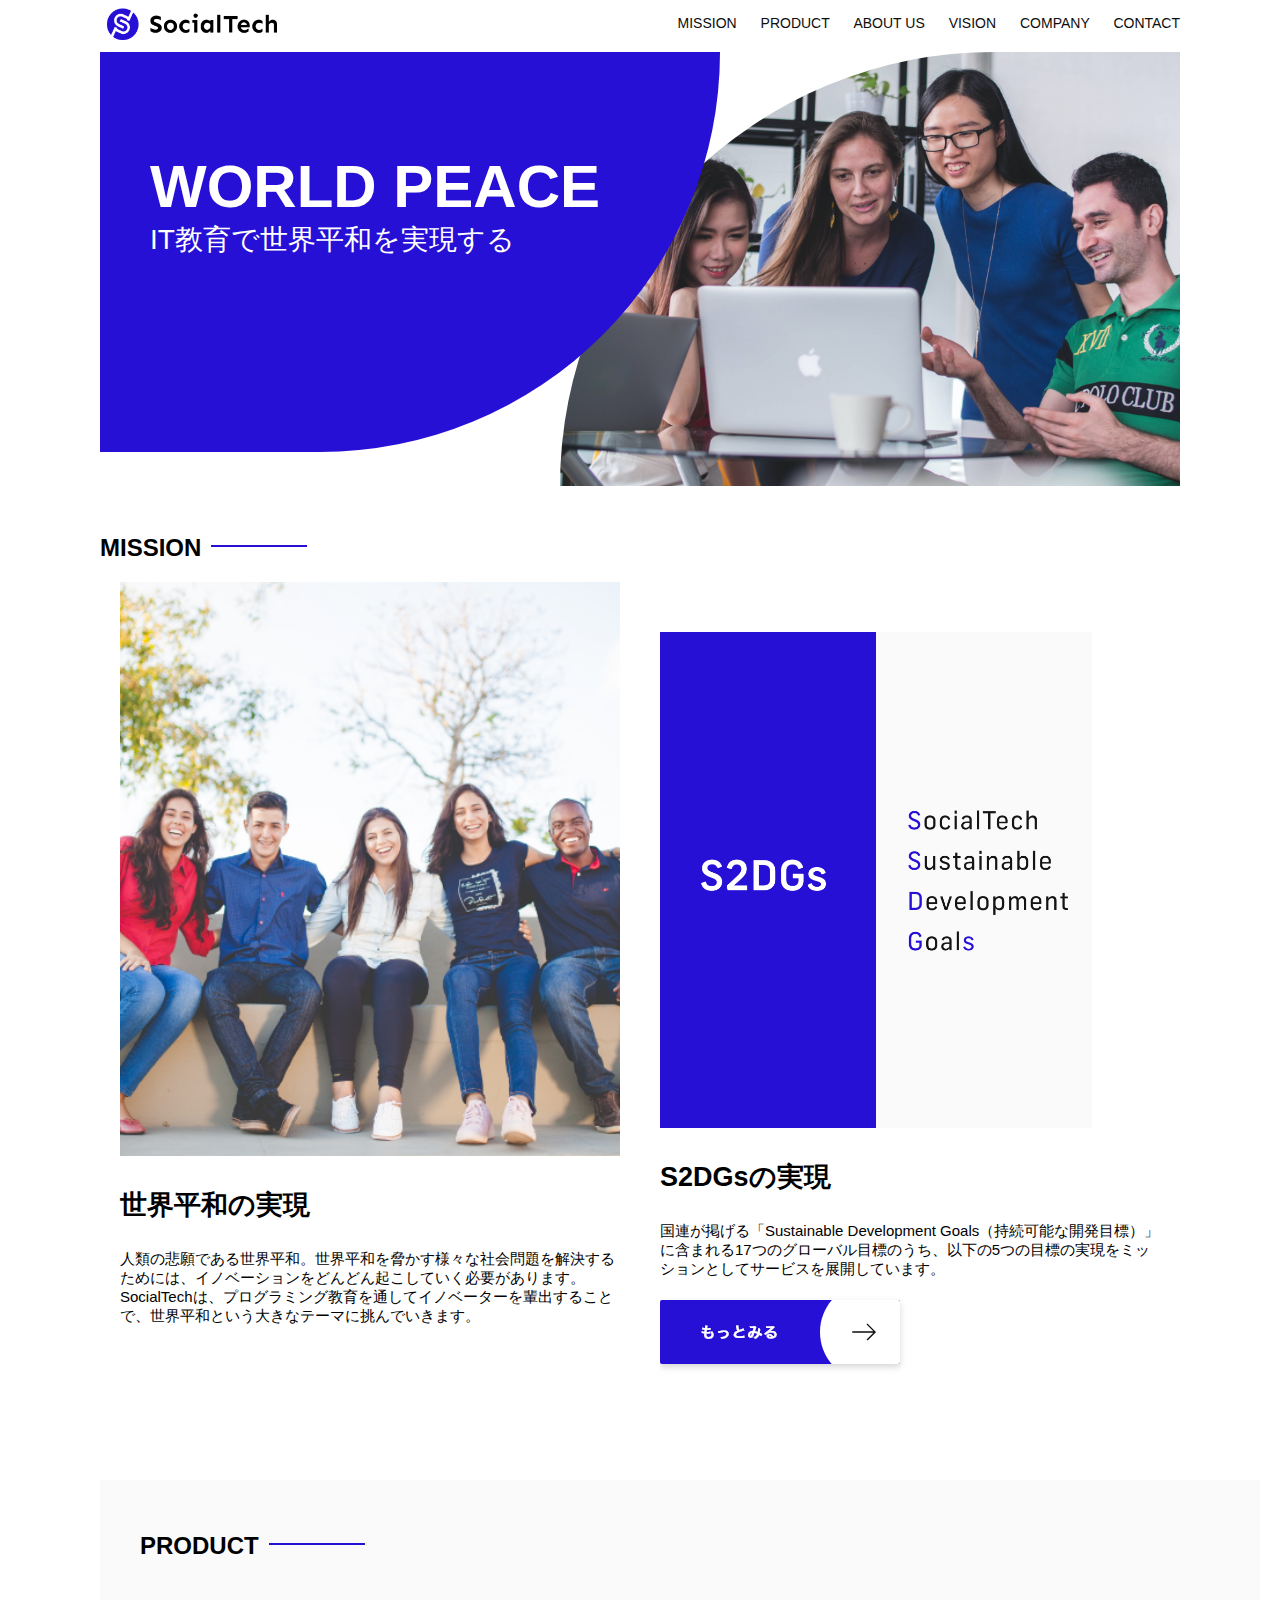
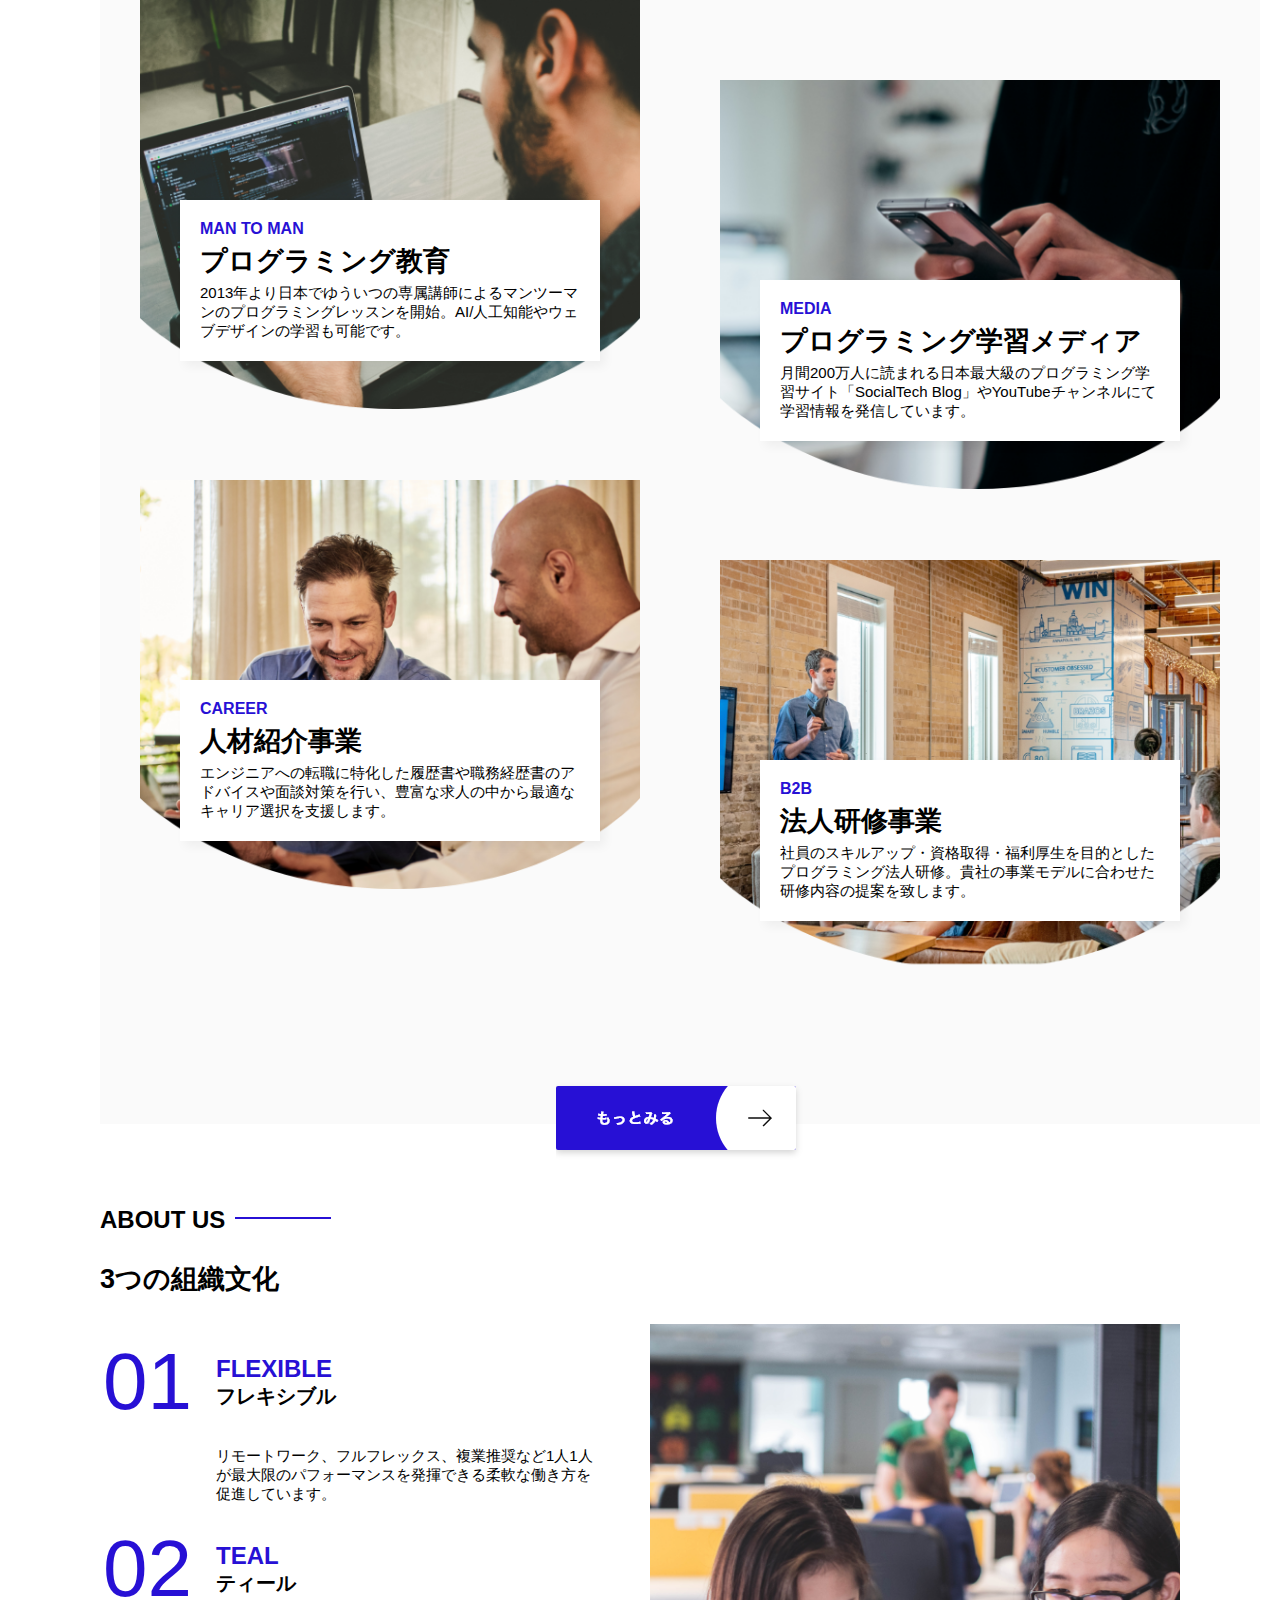
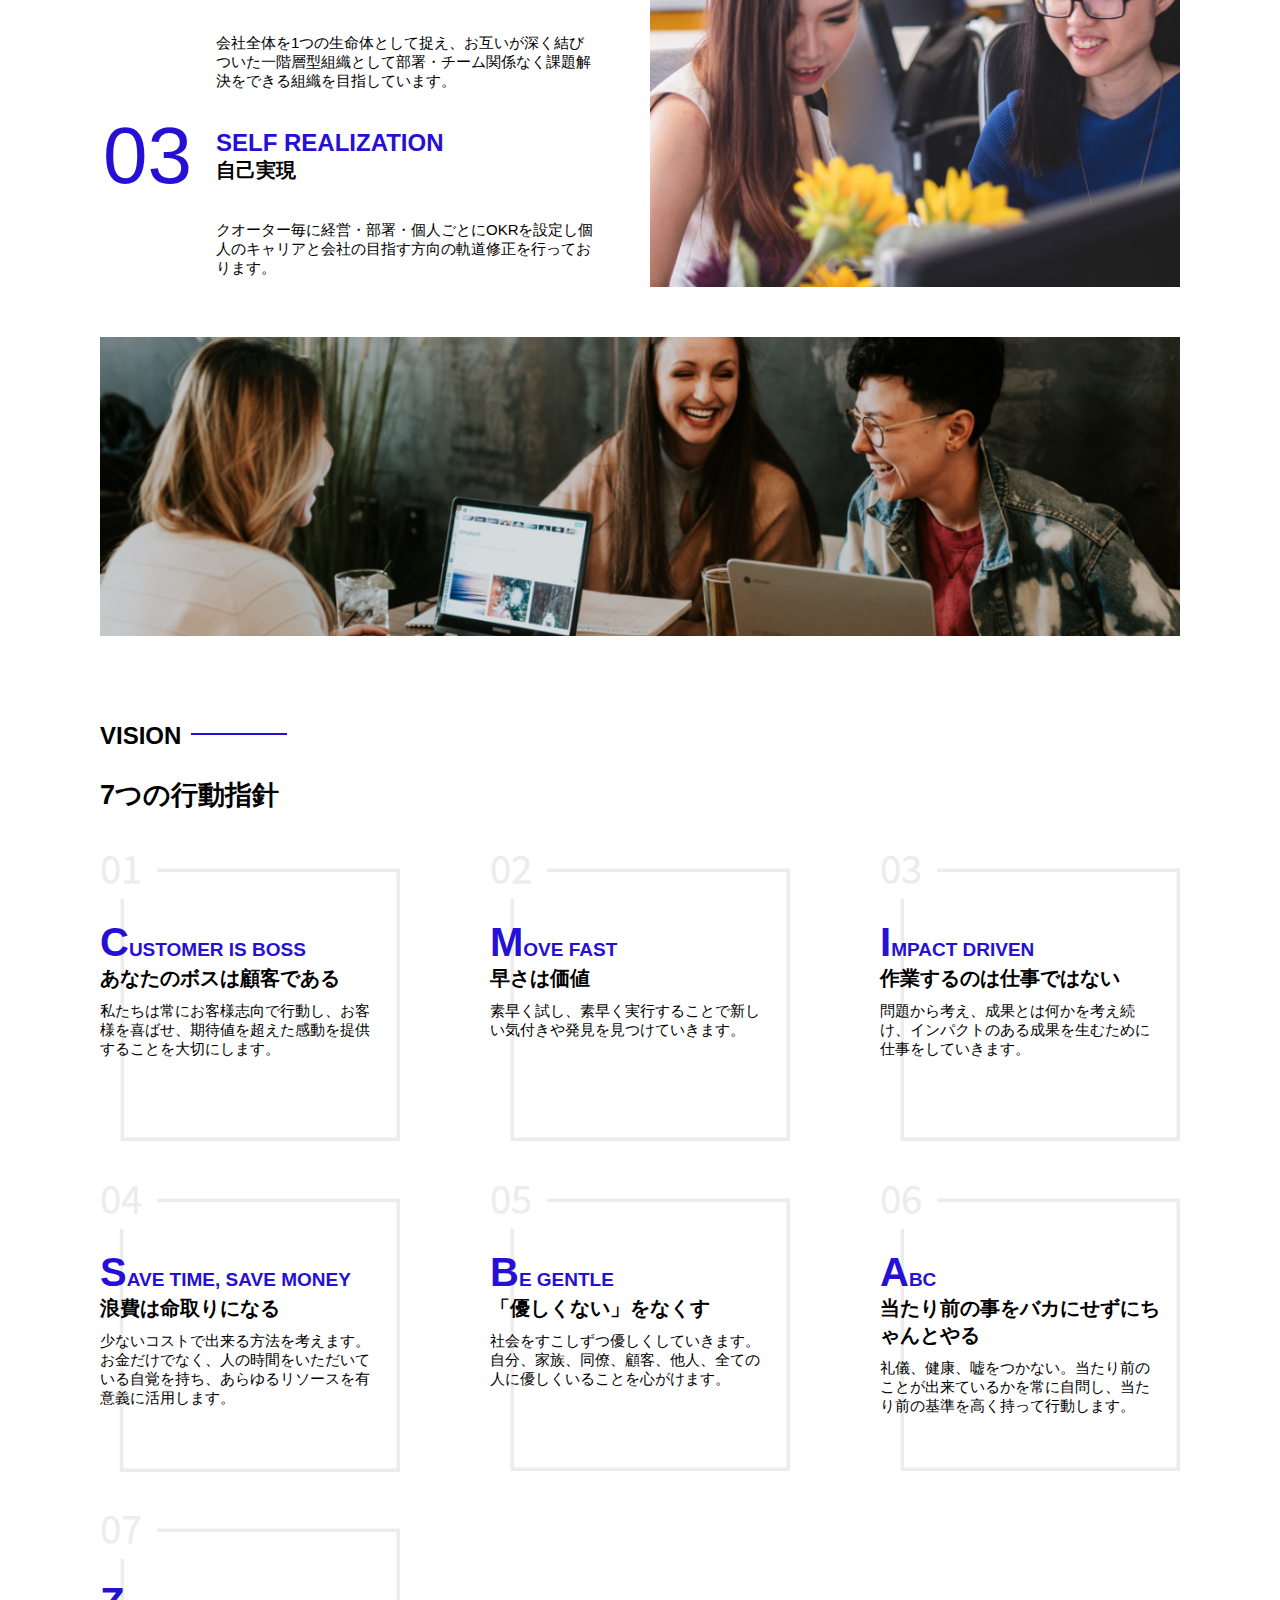
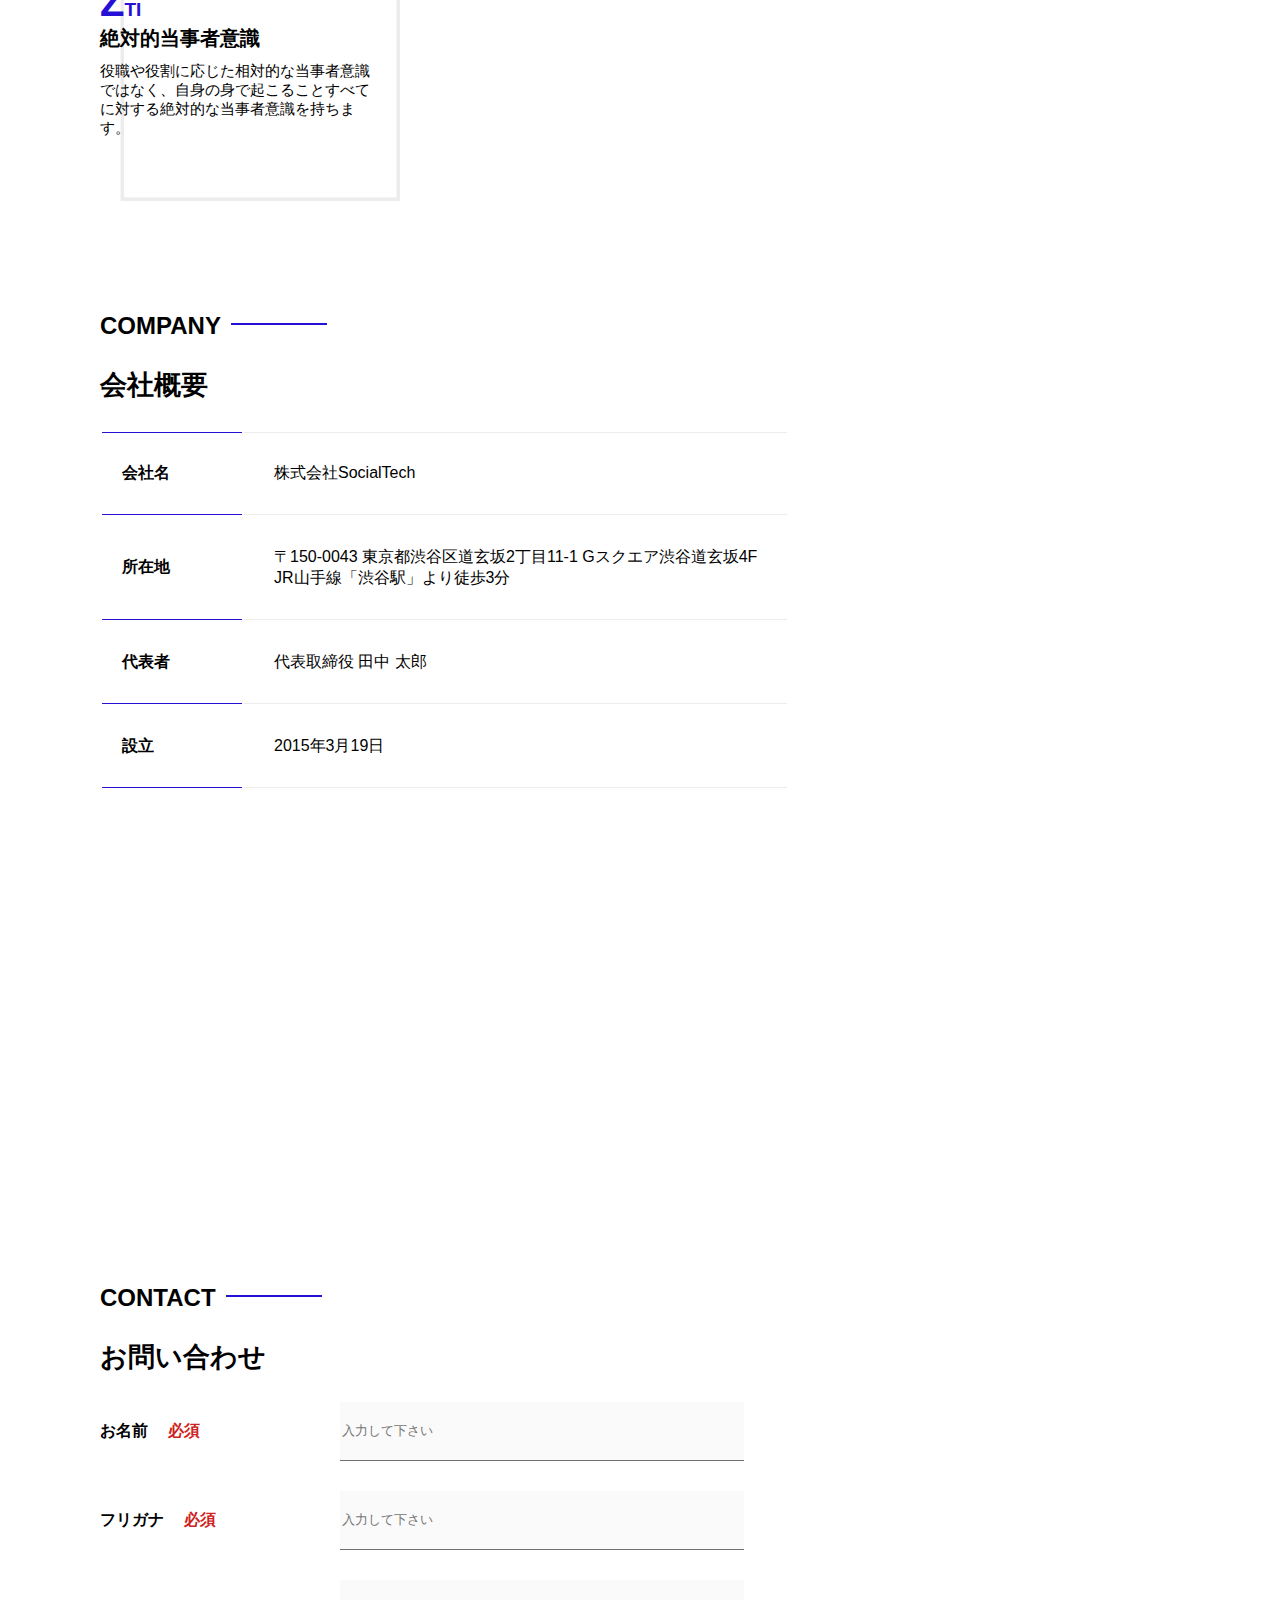
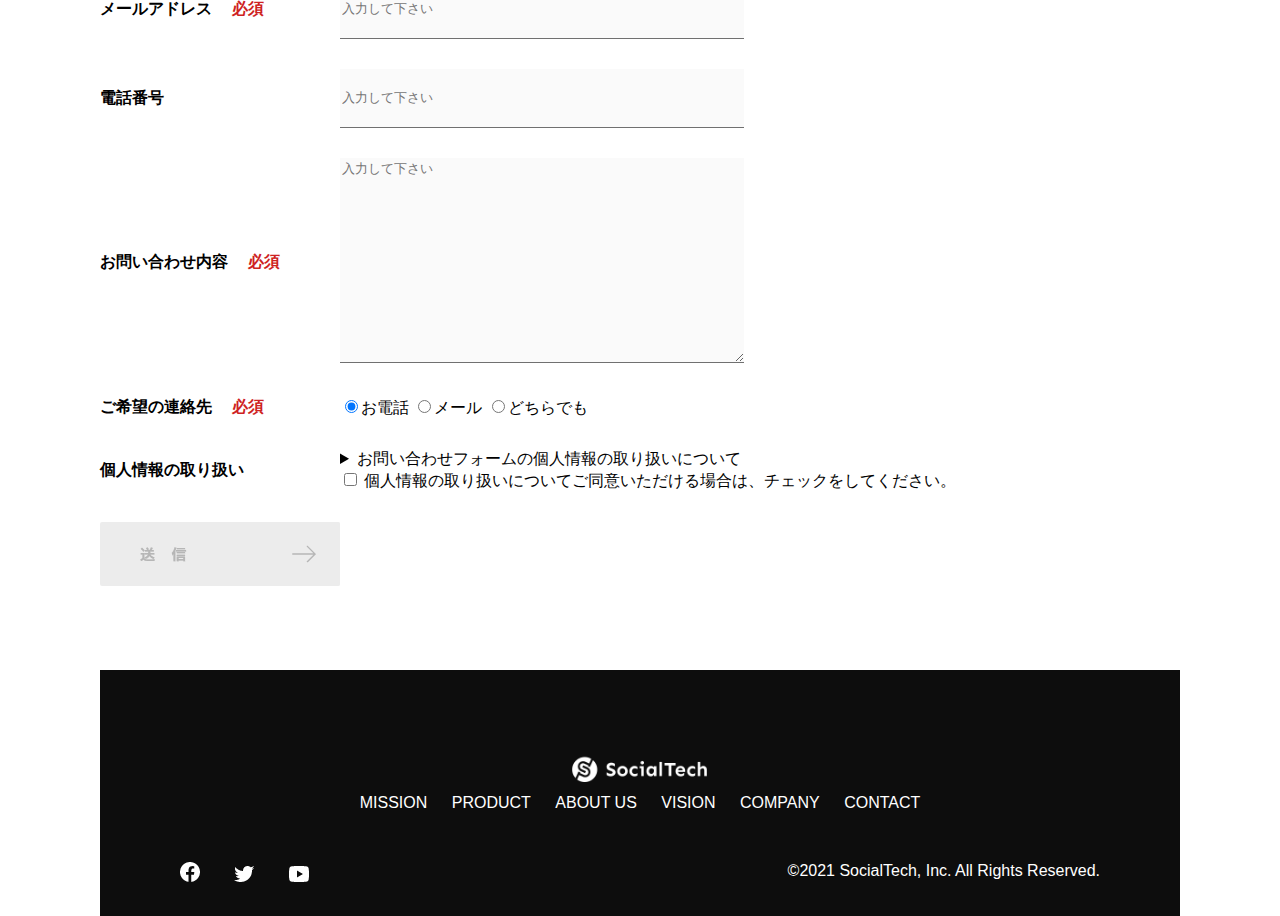
<file: index.html>
<!DOCTYPE html>
<html>
<head>
  <title>SocialTech</title>
  <meta charset="utf-8">
  <meta name="description" content="SocialTechはEdTech業界のリーディングカンパニーを目指します。">
  <meta name="viewport" content="width=device-width, initial-scale=1.0">
  <link rel="stylesheet" href="style.css">
</head>

<body>
  <!-- ヘッダー -->
  <header>
    <!-- ロゴ -->
    <a href="index.html" id="logo"><img src="images/logo.png" alt="トップページに戻る"></a>

    <!-- PC用ナビゲーション -->
    <nav id="nav-pc">
      <a href="mission.html">MISSION</a>
      <a href="product.html">PRODUCT</a>
      <a href="index.html#aboutus">ABOUT US</a>
      <a href="index.html#vision">VISION</a>
      <a href="index.html#company">COMPANY</a>
      <a href="index.html#contact">CONTACT</a>
    </nav>

    <!-- スマホ用メニューボタン -->
    <img id="menu-sp" src="images/button-menu.png" alt="ナビゲーションを開く" onclick="document.getElementById('nav-sp').style.display = 'block'">

    <!-- スマホ用ナビゲーション -->
    <nav id="nav-sp">
      <img id="close" src="images/button-close.png" alt="ナビゲーションを閉じる" onclick="document.getElementById('nav-sp').style.display = 'none'">
      <a id="logo-sp" href="index.html" onclick="document.getElementById('nav-sp').style.display = 'none'"><img src="images/logo-sp.png" alt="トップページに戻る"></a>
      <a class="menu" href="mission.html" onclick="document.getElementById('nav-sp').style.display='none'">MISSION</a>
      <a class="menu" href="product.html" onclick="document.getElementById('nav-sp').style.display='none'">PRODUCT</a>
      <a class="menu" href="index.html#aboutus" onclick="document.getElementById('nav-sp').style.display='none'">ABOUT US</a>
      <a class="menu" href="index.html#vision" onclick="document.getElementById('nav-sp').style.display='none'">VISION</a>
      <a class="menu" href="index.html#company" onclick="document.getElementById('nav-sp').style.display='none'">COMPANY</a>
      <a class="menu" href="index.html#contact" onclick="document.getElementById('nav-sp').style.display='none'">CONTACT</a>
      <div id="sns">
        <a href="https://www.facebook.com/sejuku2013"><img src="images/button-facebook.png" alt="Facebookのリンク"></a>
        <a href="https://twitter.com/samuraijuku"><img src="images/button-twitter.png" alt="Twitterのリンク"></a>
        <a href="https://www.youtube.com/channel/UCCFOQO5aDK0xXam4cUQXT8g"><img src="images/button-youtube.png" alt="YouTubeのリンク"></a>
      </div>
    </nav>
  </header>
  <main>
    <article>
      <!-- メインビジュアル -->
      <section id="main-visual">
        <div id="main-message">
          <h1>WORLD PEACE</h1>
          <p>IT教育で世界平和を実現する</p>
        </div>
        <img src="images/index/index-main.png" alt="PCの周りに集まる多国籍の仲間たち">
      </section>
      <section id="mission">
        <h2 class="index-h2">MISSION</h2>
        <div id="mission-flex">
          <div>
            <img id="mission-photo" src="images/index/index-mission.png" alt="屋外のベンチで写真を撮影する多国籍の仲間たち">
            <h3>世界平和の実現</h3>
            <p>
              人類の悲願である世界平和。世界平和を脅かす様々な社会問題を解決するためには、イノベーションをどんどん起こしていく必要があります。SocialTechは、プログラミング教育を通してイノベーターを輩出することで、世界平和という大きなテーマに挑んでいきます。
            </p>
          </div>
          <div>
            <img id="s2dgs" src="images/index/s2dgs.png" alt="S2DGs">
            <h3>S2DGsの実現</h3>
            <p>国連が掲げる「Sustainable Development Goals（持続可能な開発目標）」に含まれる17つのグローバル目標のうち、以下の5つの目標の実現をミッションとしてサービスを展開しています。</p>
            <a href="mission.html">
              <img src="images/button-more.png" alt="もっとみる">
            </a>
          </div>
        </div>
      </section>
      <!-- プロダクト -->
      <section id="product">
        <h2 class="index-h2">PRODUCT</h2>
        <div>
          <div id="product-left">
            <div>
              <img class="product-photo" src="images/index/index-mantoman.png" alt="PCでコードを書く男性">
              <div class="product-explain">
                <span>MAN TO MAN</span>
                <h3>プログラミング教育</h3>
                <p>2013年より日本でゆういつの専属講師によるマンツーマンのプログラミングレッスンを開始。AI/人工知能やウェブデザインの学習も可能です。</p>
              </div>
            </div>
            <div>
              <img class="product-photo" src="images/index/index-career.png" alt="英語で話し合う2人の男性">
              <div class="product-explain">
                <span>CAREER</span>
                <h3>人材紹介事業</h3>
                <p>エンジニアへの転職に特化した履歴書や職務経歴書のアドバイスや面談対策を行い、豊富な求人の中から最適なキャリア選択を支援します。</p>
              </div>
            </div>
          </div>
          <div id="product-right">
            <div>
              <img class="product-photo" src="images/index/index-media.png" alt="スマートフォンを操作する人">
              <div class="product-explain">
                <span>MEDIA</span>
                <h3>プログラミング学習メディア</h3>
                <p>月間200万人に読まれる日本最大級のプログラミング学習サイト「SocialTech Blog」やYouTubeチャンネルにて学習情報を発信しています。</p>
              </div>
            </div>
            <div>
              <img class="product-photo" src="images/index/index-b2b.png" alt="講演中の男性とそれを聴く人々">
              <div class="product-explain">
                <span>B2B</span>
                <h3>法人研修事業</h3>
                <p>社員のスキルアップ・資格取得・福利厚生を目的としたプログラミング法人研修。貴社の事業モデルに合わせた研修内容の提案を致します。</p>
              </div>
            </div>
          </div>
        </div>
        <div>
          <a id="product-more" href="product.html">
            <img src="images/button-more.png" alt="もっと見る">
          </a>
        </div>
      </section>
      <!-- ABOUT US -->
      <section id="aboutus">
        <h2 class="index-h2">ABOUT US</h2>
        <h3>3つの組織文化</h3>
        <div>
          <table class="culture-table">
            <tr>
              <td>
                <span class="culture-num">01</span>
              </td>
              <td>
                <span class="culture-en">FLEXIBLE</span>
                <span class="culture-jp">フレキシブル</span>
              </td>
            </tr>
            <tr>
              <td>
                <!-- 空のセル -->
              </td>
              <td>
                <p class="culture-description">
                  リモートワーク、フルフレックス、複業推奨など1人1人が最大限のパフォーマンスを発揮できる柔軟な働き方を促進しています。
                </p>
              </td>
            </tr>
            <tr>
              <td>
                <span class="culture-num">02</span>
              </td>
              <td>
                <span class="culture-en">TEAL</span>
                <span class="culture-jp">ティール</span>
              </td>
            </tr>
            <tr>
              <td>
                <!-- 空のセル -->
              </td>
              <td>
                <p class="culture-description">
                  会社全体を1つの生命体として捉え、お互いが深く結びついた一階層型組織として部署・チーム関係なく課題解決をできる組織を目指しています。
                </p>
              </td>
            </tr>
            <tr>
              <td>
                <span class="culture-num">03</span>
              </td>
              <td>
                <span class="culture-en">SELF REALIZATION</span>
                <span class="culture-jp">自己実現</span>
              </td>
            </tr>
            <tr>
              <td>
                <!-- 空のセル -->
              </td>
              <td>
                <p class="culture-description">
                  クオーター毎に経営・部署・個人ごとにOKRを設定し個人のキャリアと会社の目指す方向の軌道修正を行っております。
                </p>
              </td>
            </tr>
          </table>
            <img class="culture-img" src="images/index/index-aboutus1.png" alt="笑顔で話し合う2人の女性">
        </div>
          <img class="culture-img2" src="images/index/index-aboutus2.png" alt="笑顔で話し合う3人の女性">
      </section>

      <!-- VISION -->
      <section id="vision">
        <h2 class="index-h2">VISION</h2>
        <h3>7つの行動指針</h3>
        <div>
          <div class="vision-box">
            <img src="images/index/vision-01.png" alt="01">
            <span>
              <h4>CUSTOMER IS BOSS</h4>
              <h5>あなたのボスは顧客である</h5>
              <p>私たちは常にお客様志向で行動し、お客様を喜ばせ、期待値を超えた感動を提供することを大切にします。</p>
            </span>
          </div>
          <div class="vision-box">
            <img src="images/index/vision-02.png" alt="02">
            <span>
              <h4>MOVE FAST</h4>
              <h5>早さは価値</h5>
              <p>素早く試し、素早く実行することで新しい気付きや発見を見つけていきます。</p>
            </span>
          </div>
          <div class="vision-box">
            <img src="images/index/vision-03.png" alt="03">
            <span>
              <h4>IMPACT DRIVEN</h4>
              <h5>作業するのは仕事ではない</h5>
              <p>問題から考え、成果とは何かを考え続け、インパクトのある成果を生むために仕事をしていきます。</p>
            </span>
          </div>
          <div class="vision-box">
            <img src="images/index/vision-04.png" alt="04">
            <span>
              <h4>SAVE TIME, SAVE MONEY</h4>
              <h5>浪費は命取りになる</h5>
              <p>少ないコストで出来る方法を考えます。お金だけでなく、人の時間をいただいている自覚を持ち、あらゆるリソースを有意義に活用します。</p>
            </span>
          </div>
          <div class="vision-box">
            <img src="images/index/vision-05.png" alt="05">
            <span>
              <h4>BE GENTLE</h4>
              <h5>「優しくない」をなくす</h5>
              <p>社会をすこしずつ優しくしていきます。自分、家族、同僚、顧客、他人、全ての人に優しくいることを心がけます。
              </p>
            </span>
          </div>
          <div class="vision-box">
            <img src="images/index/vision-06.png" alt="06">
            <span>
              <h4>ABC</h4>
              <h5>当たり前の事をバカにせずにちゃんとやる</h5>
              <p>礼儀、健康、嘘をつかない。当たり前のことが出来ているかを常に自問し、当たり前の基準を高く持って行動します。</p>
            </span>
          </div>
          <div class="vision-box">
            <img src="images/index/vision-07.png" alt="07">
            <span>
              <h4>ZTI</h4>
              <h5>絶対的当事者意識</h5>
              <p>役職や役割に応じた相対的な当事者意識ではなく、自身の身で起こることすべてに対する絶対的な当事者意識を持ちます。</p>
            </span>
          </div>
        </div>
      </section>
      <!-- COMPANY -->
      <section id="company">
        <h2 class="index-h2">COMPANY</h2>
        <h3>会社概要</h3>
        <table id="company-table">
          <tr>
            <th class="tableheader-first">会社名</th>
            <td class="cell-first">株式会社SocialTech</td>
          </tr>
          <tr>
            <th class="tableheader">所在地</th>
            <td class="cell">〒150-0043 東京都渋谷区道玄坂2丁目11-1 Gスクエア渋谷道玄坂4F<br>JR山手線「渋谷駅」より徒歩3分</td>
          </tr>
          <tr>
            <th class="tableheader">代表者</th>
            <td class="cell">代表取締役 田中 太郎</td>
          </tr>
          <tr>
            <th class="tableheader">設立</th>
            <td class="cell">2015年3月19日</th>
          </tr>
        </table>
        <iframe src="https://www.google.com/maps/embed?pb=!1m18!1m12!1m3!1d3241.7761314188906!2d139.69400201615423!3d35.657886880199946!2m3!1f0!2f0!3f0!3m2!1i1024!2i768!4f13.1!3m3!1m2!1s0x60188caa0042e8d1%3A0xba130bea826a7aa2!2z44CSMTUwLTAwNDMg5p2x5Lqs6YO95riL6LC35Yy66YGT546E5Z2C77yS5LiB55uu77yR77yR4oiS77yR!5e0!3m2!1sja!2sjp!4v1666543725465!5m2!1sja!2sjp" width="600" height="450" style="border:0;" allowfullscreen="" loading="lazy" referrerpolicy="no-referrer-when-downgrade"></iframe>
      </section>
      <!-- お問い合わせフォーム -->
      <section id="contact">
        <h2 class="index-h2">CONTACT</h2>
        <h3>お問い合わせ</h3>
        <!-- STATIC FORMSのフォームタグ -->
        <form action="https://api.staticforms.xyz/submit" method="post">
          <input type="text" name="honeypot" style="display:none">
          <!-- STATIC FORMSのアクセスキー -->
          <input type="hidden" name="accessKey" value="4a702153-908d-4066-be8b-363844e4dd47">
          <!-- メールのタイトル -->
          <input type="hidden" name="subject" value="お問い合わせフォーム">
          <!-- 送信先のメールアドレスをvalueに設定する -->
          <input type="hidden" name="replayTo" value="akiobicycle-public@memoad.jp">
          <!-- redirectToのURLは公開後のURLへリンクする -->
          <input type="hidden" name="redirectTo" value="">
          <div>
            <div class="contact-heading">
              <label class="contact-label">お名前<span class="contact-span">必須</span></label>
            </div>
            <div class="contact-form">
              <input type="text" name="name" placeholder="入力して下さい" class="contact-textbox">
            </div>
          </div>
          <div>
            <div class="contact-heading">
              <label class="contact-label">フリガナ<span class="contact-span">必須</span></label>
            </div>
            <div>
              <input type="text" name="hurigana" placeholder="入力して下さい" class="contact-textbox">
            </div>
          </div>
          <div>
            <div class="contact-heading">
              <label class="contact-label">メールアドレス<span class="contact-span">必須</span></label>
            </div>
            <div>
              <input type="text" name="email" placeholder="入力して下さい" class="contact-textbox">
            </div>
          </div>
          <div>
            <div class="contact-heading">
              <label class="contact-label">電話番号</label>
            </div>
            <div>
              <input type="text" name="tel" placeholder="入力して下さい" class="contact-textbox">
            </div>
          </div>
          <div>
            <div class="contact-heading">
              <label class="contact-label">お問い合わせ内容<span class="contact-span">必須</span></label>
            </div>
            <div>
              <textarea class="contact-textarea" placeholder="入力して下さい" name="message"></textarea>
            </div>
          </div>
          <div>
            <div class="contact-heading">
              <label class="contact-label">ご希望の連絡先<span class="contact-span">必須</span></label>
            </div>
            <div>
              <input class="radiobutton" type="radio" value="tel" name="contact" checked><label>お電話</label>
              <input class="radiobutton" type="radio" value="mail" name="contact"><label>メール</label>
              <input class="radiobutton" type="radio" value="both" name="contact"><label>どちらでも</label>
            </div>
          </div>
          <div>
            <div class="contact-heading">
              <label class="contact-label">個人情報の取り扱い</label>
            </div>
            <div>
              <details>
                <summary>お問い合わせフォームの個人情報の取り扱いについて</summary>
                <div>
                  <span>１．組織の名称又は氏名</span><br>
                  株式会社SocialTech<br><br>
                  <span>２．個人情報保護管理者（若しくはその代理人）の氏名又は職名、所属及び連絡先
                    鈴木 一郎 コーポレート部</span><br>
                  メールアドレス：support@socialtech.net<br>
                  TEL：03-xxxx-xxxx<br><br>
                  <span>３．個人情報の利用目的</span><br>
                  ・本サービス及び本サービスに関連する情報の提供又はそれらに関する連絡のため<br>
                  ・ユーザーの本人確認のため<br>
                  ・当社サービスのご案内のため<br>
                  ・当社の商品等の広告または宣伝（電子メールによるものを含むものとします。）<br><br>
                  <span>４．個人情報の取り扱い業務の委託</span><br>
                  個人情報の取扱業務の全部または一部を外部に業務委託する場合があります。<br>
                  その際、弊社は、個人情報を適切に保護できる管理体制を敷き実行していることを条件として<br>
                  委託先を厳選したうえで、機密保持契約を委託先と締結し、お客様の個人情報を厳密に管理させます。<br><br>
                  <span>５．個人情報の開示等の請求</span><br>
                  お客様は、弊社に対してご自身の個人情報の開示等（利用目的の通知、開示、内容の訂正・追加・削除、利用の停止または消去、第三者への提供の停止）に関して、当社問合わせ窓口に申し出ることができます。<br>
                  その際、弊社はお客様ご本人を確認させていただいたうえで、合理的な期間内に対応いたします。<br><br>
                  なお、個人情報に関する弊社問合わせ先は、次の通りです。<br><br>
                  株式会社SocialTech　個人情報問合せ窓口<br>
                  〒150-0043　東京都渋谷区道玄坂2丁目11-1 Ｇスクエア渋谷道玄坂 4F<br>
                  メールアドレス：support@socialtech.net　TEL：03-xxxx-xxxx<br><br>
                  <span>６．個人情報を提供されることの任意性について</span><br><br>
                  お客様がご自身の個人情報を弊社に提供されるか否かは、お客様のご判断によりますが、もしご提供されない場合には、適切なサービスが提供できない場合がありますので予めご了承ください。
                </div>
              </details>
              <input type="checkbox" name="agree">
              <span>個人情報の取り扱いについてご同意いただける場合は、チェックをしてください。</span>
            </div>
          </div>
            <input type="image" value="Submit" src="images/button-submit.png" alt="送信する">
        </form>
      </section>
    </article>
    <footer>
      <div id="footer-logo">
        <img src="images/logo-sp.png" alt="SocialTech">
      </div>
      <div id="footer-link">
          <a href="mission.html">MISSION</a>
          <a href="product.html">PRODUCT</a>
          <a href="index.html#aboutus">ABOUT US</a>
          <a href="index.html#vision">VISION</a>
          <a href="index.html#company">COMPANY</a>
          <a href="index.html#contact">CONTACT</a>
      </div>
      <div id="sns-footer">
        <a href="https://www.facebook.com/sejuku2013"><img src="images/button-facebook.png" alt="Facebookのリンク"></a>
        <a href="https://twitter.com/samuraijuku"><img src="images/button-twitter.png" alt="Twitterのリンク"></a>
        <a href="https://www.youtube.com/channel/UCCFOQO5aDK0xXam4cUQXT8g"><img src="images/button-youtube.png" alt="YouTubeのリンク"></a>
        <span id="copyright">&copy;2021 SocialTech, Inc. All Rights Reserved.</span>
      </div>
    </footer>
  </main>
</body>
</html>
</file>
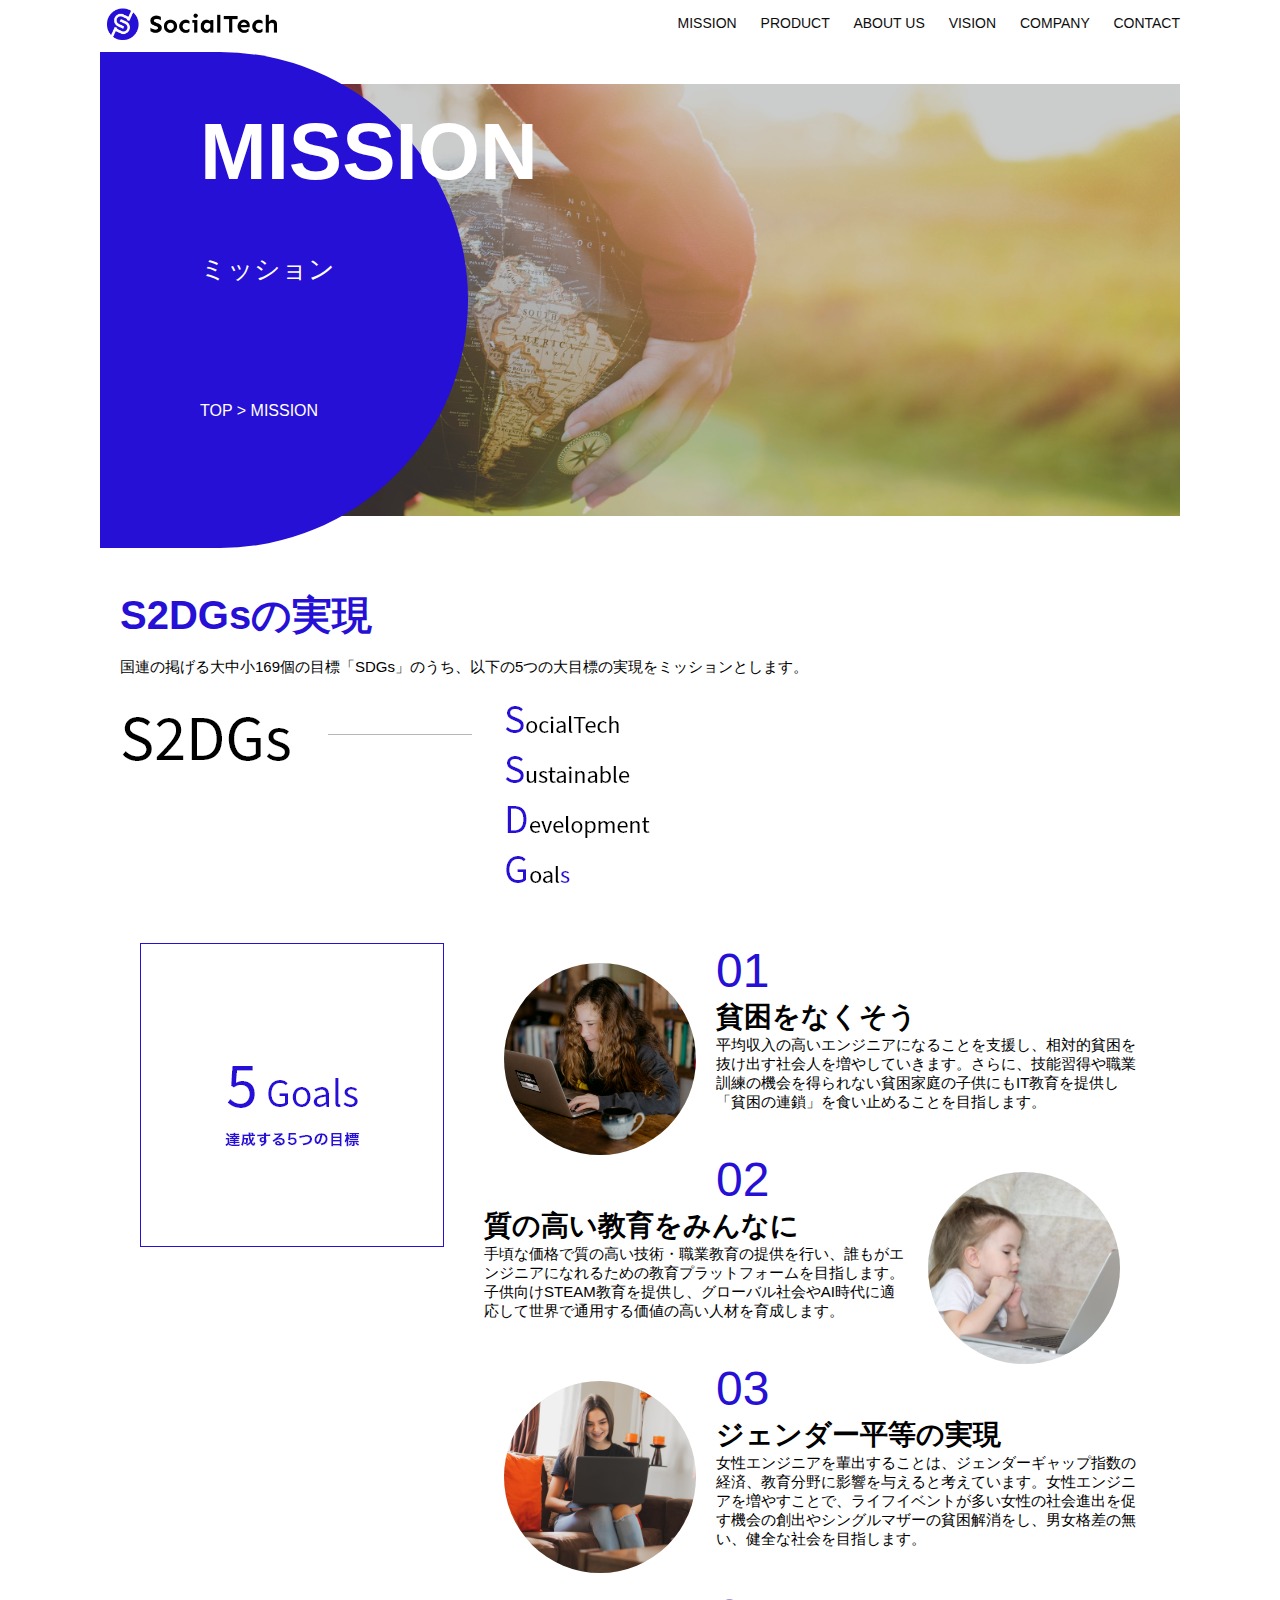
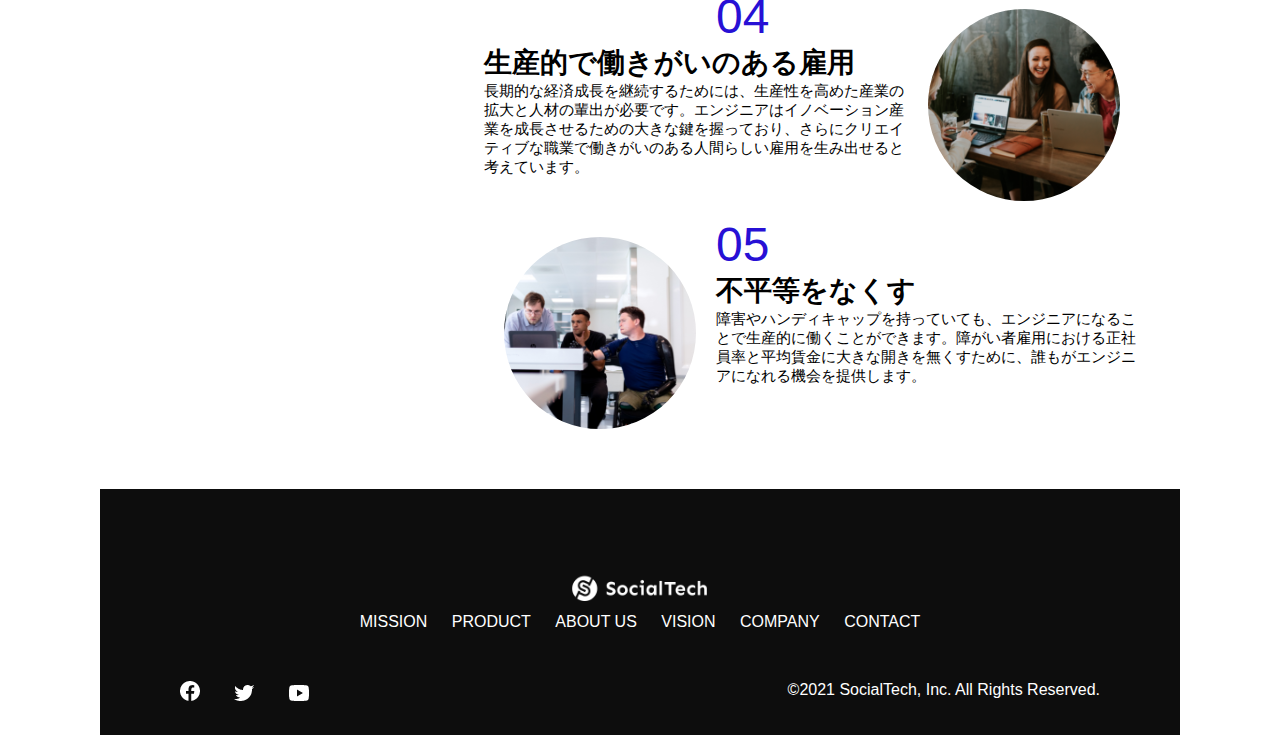
<file: mission.html>
<!DOCTYPE html>
<html>
<head>
  <title>SocialTech - MISSION ミッション -</title>
  <meta charset="utf-8">
  <meta name="description" content="SocialTechが目指す5つの目標（S2DGs）を紹介します">
  <meta name="viewport" content="width=device-width, initial-scale=1.0">
  <link rel="stylesheet" href="style.css">
</head>

<body>
  <!-- ヘッダー -->
  <header>
    <!-- ロゴ -->
    <a href="index.html" id="logo"><img src="images/logo.png" alt="トップページに戻る"></a>

    <!-- PC用ナビゲーション -->
    <nav id="nav-pc">
      <a href="mission.html">MISSION</a>
      <a href="product.html">PRODUCT</a>
      <a href="index.html#aboutus">ABOUT US</a>
      <a href="index.html#vision">VISION</a>
      <a href="index.html#company">COMPANY</a>
      <a href="index.html#contact">CONTACT</a>
    </nav>

    <!-- スマホ用メニューボタン -->
    <img id="menu-sp" src="images/button-menu.png" alt="ナビゲーションを開く" onclick="document.getElementById('nav-sp').style.display = 'block'">

    <!-- スマホ用ナビゲーション -->
    <nav id="nav-sp">
      <img id="close" src="images/button-close.png" alt="ナビゲーションを閉じる" onclick="document.getElementById('nav-sp').style.display = 'none'">
      <a id="logo-sp" href="index.html" onclick="document.getElementById('nav-sp').style.display = 'none'"><img src="images/logo-sp.png" alt="トップページに戻る"></a>
      <a class="menu" href="mission.html" onclick="document.getElementById('nav-sp').style.display='none'">MISSION</a>
      <a class="menu" href="product.html" onclick="document.getElementById('nav-sp').style.display='none'">PRODUCT</a>
      <a class="menu" href="index.html#aboutus" onclick="document.getElementById('nav-sp').style.display='none'">ABOUT US</a>
      <a class="menu" href="index.html#vision" onclick="document.getElementById('nav-sp').style.display='none'">VISION</a>
      <a class="menu" href="index.html#company" onclick="document.getElementById('nav-sp').style.display='none'">COMPANY</a>
      <a class="menu" href="index.html#contact" onclick="document.getElementById('nav-sp').style.display='none'">CONTACT</a>
      <div id="sns">
        <a href="https://www.facebook.com/sejuku2013"><img src="images/button-facebook.png" alt="Facebookのリンク"></a>
        <a href="https://twitter.com/samuraijuku"><img src="images/button-twitter.png" alt="Twitterのリンク"></a>
        <a href="https://www.youtube.com/channel/UCCFOQO5aDK0xXam4cUQXT8g"><img src="images/button-youtube.png" alt="YouTubeのリンク"></a>
      </div>
    </nav>
  </header>
  <main>
    <article>
      <section id="mission-main">
        <div id="mission-title">
          <h1>MISSION</h1>
          <span>ミッション</span>
          <div>TOP > MISSION</div>
        </div>
      </section>
      <section id="mission-s2dgs">
        <h2 class="mission-h2">S2DGsの実現</h2>
        <p>国連の掲げる大中小169個の目標「SDGs」のうち、以下の5つの大目標の実現をミッションとします。</p>
        <img src="images/mission/mission-s2dgs.png" alt="S2DGs">
      </section>
      <section id="mission-5goals">
        <div>
          <img id="s2dgs-image" src="images/mission/mission-5goals.png" alt="5Goals">
        </div>
        <div>
          <div>
            <img class="fivegoals-image-left" src="images/mission/mission-5goals01.png" alt="PCを操作する女の子">
            <span class="fivegoals-number">01</span>
            <h3 class="fivegoals-h3">貧困をなくそう</h3>
            <p class="fivegoals-p">
              平均収入の高いエンジニアになることを支援し、相対的貧困を抜け出す社会人を増やしていきます。さらに、技能習得や職業訓練の機会を得られない貧困家庭の子供にもIT教育を提供し「貧困の連鎖」を食い止めることを目指します。
            </p>
          </div>

          <div>
            <img class="fivegoals-image-right" src="images/mission/mission-5goals02.png" alt="PCを見つめる小さい女の子">
            <span class="fivegoals-number">02</span>
            <h3 class="fivegoals-h3">質の高い教育をみんなに</h3>
            <p class="fivegoals-p">
              手頃な価格で質の高い技術・職業教育の提供を行い、誰もがエンジニアになれるための教育プラットフォームを目指します。子供向けSTEAM教育を提供し、グローバル社会やAI時代に適応して世界で通用する価値の高い人材を育成します。
            </p>
          </div>

          <div>
            <img class="fivegoals-image-left" src="images/mission/mission-5goals03.png" alt="PCを操作する女性">
            <span class="fivegoals-number">03</span>
            <h3 class="fivegoals-h3">ジェンダー平等の実現</h3>
            <p class="fivegoals-p">
              女性エンジニアを輩出することは、ジェンダーギャップ指数の経済、教育分野に影響を与えると考えています。女性エンジニアを増やすことで、ライフイベントが多い女性の社会進出を促す機会の創出やシングルマザーの貧困解消をし、男女格差の無い、健全な社会を目指します。
            </p>
          </div>

          <div>
            <img class="fivegoals-image-right" src="images/mission/mission-5goals04.png" alt="笑顔で話し合う3人の男女">
            <span class="fivegoals-number">04</span>
            <h3 class="fivegoals-h3">生産的で働きがいのある雇用</h3>
            <p class="fivegoals-p">
              長期的な経済成長を継続するためには、生産性を高めた産業の拡大と人材の輩出が必要です。エンジニアはイノベーション産業を成長させるための大きな鍵を握っており、さらにクリエイティブな職業で働きがいのある人間らしい雇用を生み出せると考えています。
            </p>
          </div>

          <div>
            <img class="fivegoals-image-left" src="images/mission/mission-5goals05.png" alt="障害を持つ男性が生き生きと働く様子">
            <span class="fivegoals-number">05</span>
            <h3 class="fivegoals-h3">不平等をなくす</h3>
            <p class="fivegoals-p">
              障害やハンディキャップを持っていても、エンジニアになることで生産的に働くことができます。障がい者雇用における正社員率と平均賃金に大きな開きを無くすために、誰もがエンジニアになれる機会を提供します。
            </p>
          </div>
        </div>
      </section>
    </article>
    <footer>
      <div id="footer-logo">
        <img src="images/logo-sp.png" alt="SocialTech">
      </div>
      <div id="footer-link">
          <a href="mission.html">MISSION</a>
          <a href="product.html">PRODUCT</a>
          <a href="index.html#aboutus">ABOUT US</a>
          <a href="index.html#vision">VISION</a>
          <a href="index.html#company">COMPANY</a>
          <a href="index.html#contact">CONTACT</a>
      </div>
      <div id="sns-footer">
        <a href="https://www.facebook.com/sejuku2013"><img src="images/button-facebook.png" alt="Facebookのリンク"></a>
        <a href="https://twitter.com/samuraijuku"><img src="images/button-twitter.png" alt="Twitterのリンク"></a>
        <a href="https://www.youtube.com/channel/UCCFOQO5aDK0xXam4cUQXT8g"><img src="images/button-youtube.png" alt="YouTubeのリンク"></a>
        <span id="copyright">&copy;2021 SocialTech, Inc. All Rights Reserved.</span>
      </div>
    </footer>
  </main>
</body>
</html>
</file>
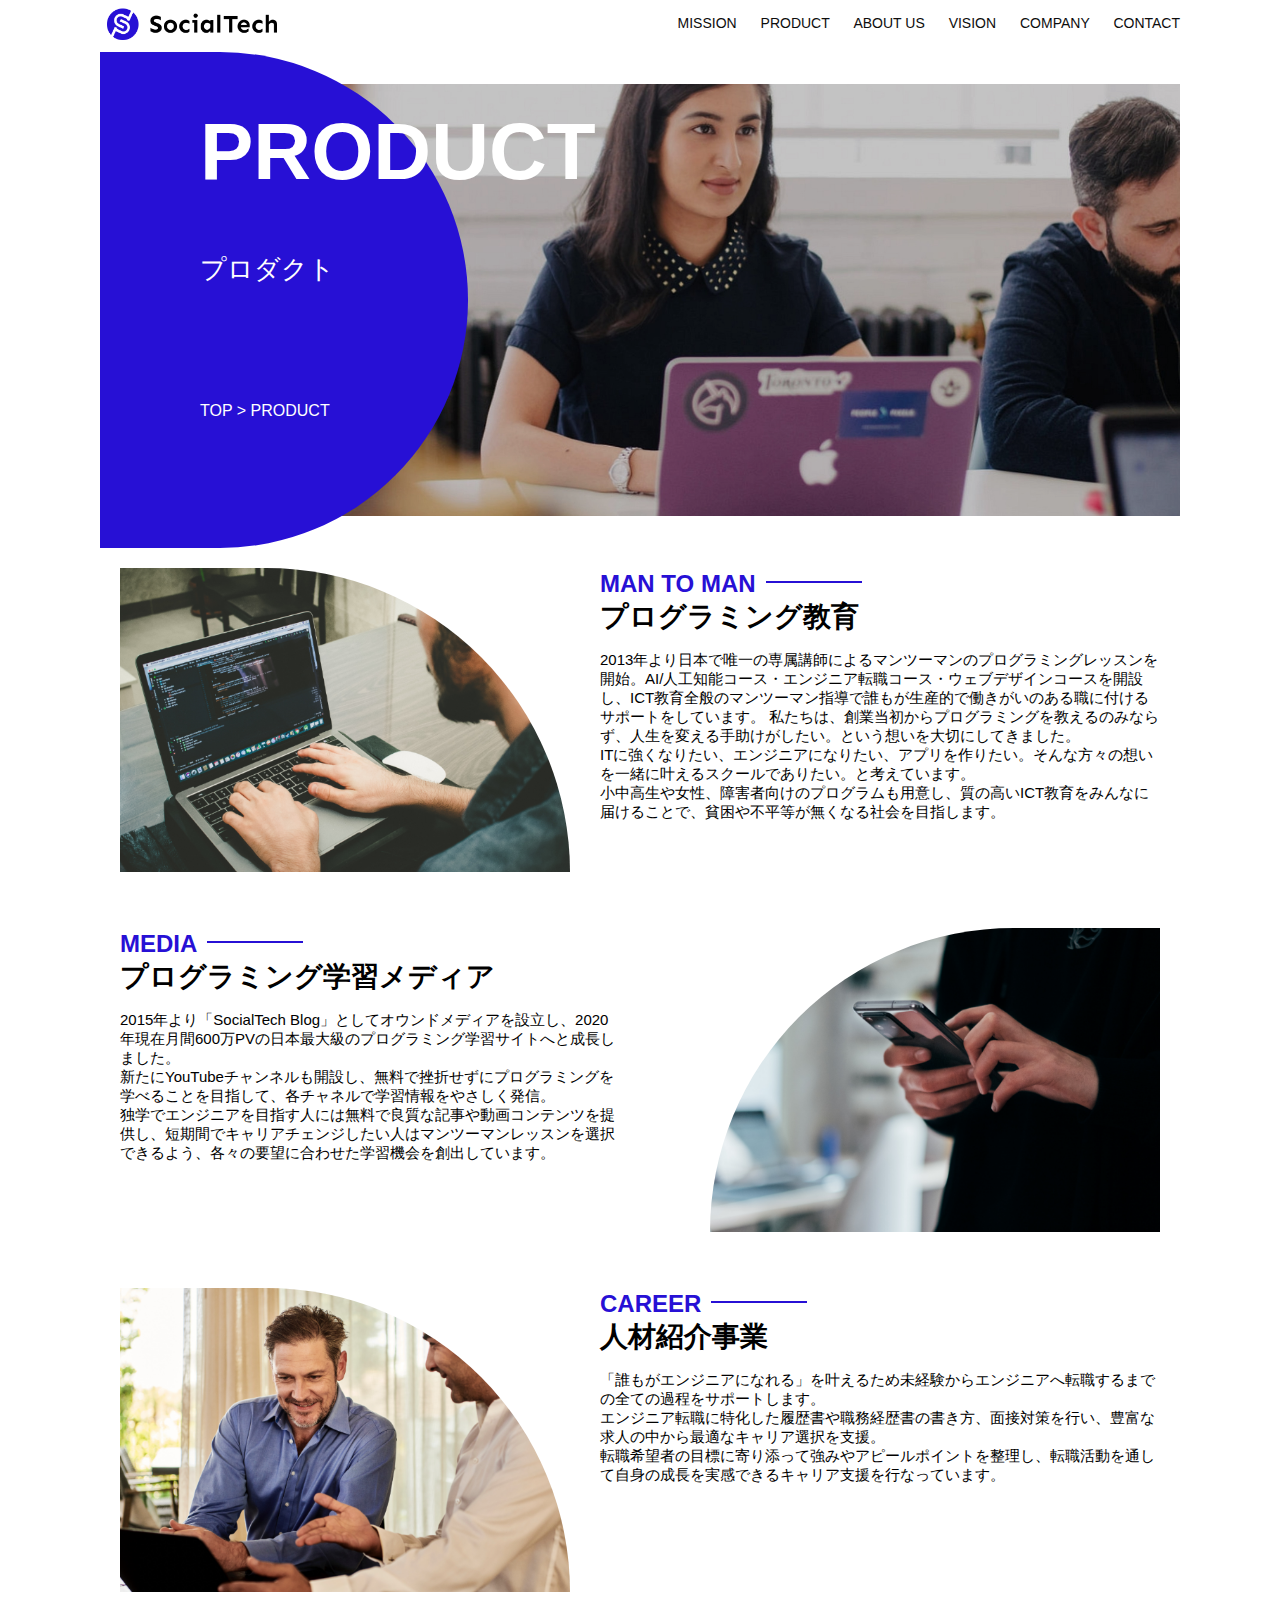
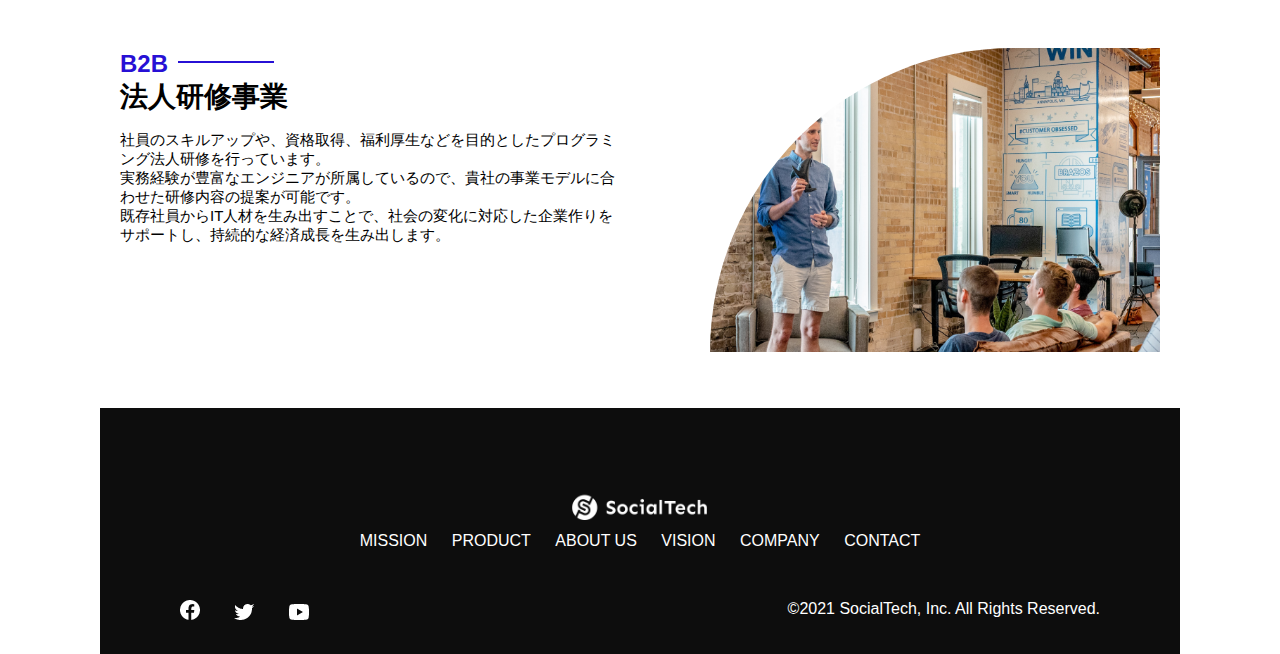
<file: product.html>
<!DOCTYPE html>
<html>
<head>
  <title>SocialTech -PRODUCT プロダクト-</title>
  <meta charset="utf-8">
  <meta name="description" content="SocialTechの4つのプロダクトを紹介します">
  <meta name="viewport" content="width=device-width, initial-scale=1.0">
  <link rel="stylesheet" href="style.css">
</head>

<body>
  <!-- ヘッダー -->
  <header>
    <!-- ロゴ -->
    <a href="index.html" id="logo"><img src="images/logo.png" alt="トップページに戻る"></a>

    <!-- PC用ナビゲーション -->
    <nav id="nav-pc">
      <a href="mission.html">MISSION</a>
      <a href="product.html">PRODUCT</a>
      <a href="index.html#aboutus">ABOUT US</a>
      <a href="index.html#vision">VISION</a>
      <a href="index.html#company">COMPANY</a>
      <a href="index.html#contact">CONTACT</a>
    </nav>

    <!-- スマホ用メニューボタン -->
    <img id="menu-sp" src="images/button-menu.png" alt="ナビゲーションを開く" onclick="document.getElementById('nav-sp').style.display = 'block'">

    <!-- スマホ用ナビゲーション -->
    <nav id="nav-sp">
      <img id="close" src="images/button-close.png" alt="ナビゲーションを閉じる" onclick="document.getElementById('nav-sp').style.display = 'none'">
      <a id="logo-sp" href="index.html" onclick="document.getElementById('nav-sp').style.display = 'none'"><img src="images/logo-sp.png" alt="トップページに戻る"></a>
      <a class="menu" href="mission.html" onclick="document.getElementById('nav-sp').style.display='none'">MISSION</a>
      <a class="menu" href="product.html" onclick="document.getElementById('nav-sp').style.display='none'">PRODUCT</a>
      <a class="menu" href="index.html#aboutus" onclick="document.getElementById('nav-sp').style.display='none'">ABOUT US</a>
      <a class="menu" href="index.html#vision" onclick="document.getElementById('nav-sp').style.display='none'">VISION</a>
      <a class="menu" href="index.html#company" onclick="document.getElementById('nav-sp').style.display='none'">COMPANY</a>
      <a class="menu" href="index.html#contact" onclick="document.getElementById('nav-sp').style.display='none'">CONTACT</a>
      <div id="sns">
        <a href="https://www.facebook.com/sejuku2013"><img src="images/button-facebook.png" alt="Facebookのリンク"></a>
        <a href="https://twitter.com/samuraijuku"><img src="images/button-twitter.png" alt="Twitterのリンク"></a>
        <a href="https://www.youtube.com/channel/UCCFOQO5aDK0xXam4cUQXT8g"><img src="images/button-youtube.png" alt="YouTubeのリンク"></a>
      </div>
    </nav>
  </header>
  <main>
    <article>
      <section id="product-main">
        <div id="product-title">
          <h1>PRODUCT</h1>
          <span>プロダクト</span>
          <div>TOP > PRODUCT</div>
        </div>
      </section>
      <section class="product-section1">
        <img src="images/product/product-mantoman.png" alt="PCでコードを書く男性">
        <div>
          <h2 class="product-h2">MAN TO MAN</h2>
          <h3 class="product-h3">プログラミング教育</h3>
          <p>
            2013年より日本で唯一の専属講師によるマンツーマンのプログラミングレッスンを開始。AI/人工知能コース・エンジニア転職コース・ウェブデザインコースを開設し、ICT教育全般のマンツーマン指導で誰もが生産的で働きがいのある職に付けるサポートをしています。
            私たちは、創業当初からプログラミングを教えるのみならず、人生を変える手助けがしたい。という想いを大切にしてきました。<br>ITに強くなりたい、エンジニアになりたい、アプリを作りたい。そんな方々の想いを一緒に叶えるスクールでありたい。と考えています。<br>小中高生や女性、障害者向けのプログラムも用意し、質の高いICT教育をみんなに届けることで、貧困や不平等が無くなる社会を目指します。
          </p>
        </div>
      </section>
      <section class="product-section2">
        <div>
          <h2 class="product-h2">MEDIA</h2>
          <h3 class="product-h3">プログラミング学習メディア</h3>
          <p>
            2015年より「SocialTech
             Blog」としてオウンドメディアを設立し、2020年現在月間600万PVの日本最大級のプログラミング学習サイトへと成長しました。<br>新たにYouTubeチャンネルも開設し、無料で挫折せずにプログラミングを学べることを目指して、各チャネルで学習情報をやさしく発信。<br>独学でエンジニアを目指す人には無料で良質な記事や動画コンテンツを提供し、短期間でキャリアチェンジしたい人はマンツーマンレッスンを選択できるよう、各々の要望に合わせた学習機会を創出しています。
          </p>
        </div>
        <img src="images/product/product-media.png" alt="スマートフォンを操作する人">
      </section>
      <section class="product-section1">
        <img src="images/product/product-career.png" alt="英語で話し合う2人の男性">
        <div>
          <h2 class="product-h2">CAREER</h2>
          <h3 class="product-h3">人材紹介事業</h3>
          <p>
            「誰もがエンジニアになれる」を叶えるため未経験からエンジニアへ転職するまでの全ての過程をサポートします。<br>エンジニア転職に特化した履歴書や職務経歴書の書き方、面接対策を行い、豊富な求人の中から最適なキャリア選択を支援。<br>転職希望者の目標に寄り添って強みやアピールポイントを整理し、転職活動を通して自身の成長を実感できるキャリア支援を行なっています。<br>
          </p>
        </div>
      </section>
      <section class="product-section2">
        <div>
          <h2 class="product-h2">B2B</h2>
          <h3 class="product-h3">法人研修事業</h3>
          <p>
            社員のスキルアップや、資格取得、福利厚生などを目的としたプログラミング法人研修を行っています。<br>実務経験が豊富なエンジニアが所属しているので、貴社の事業モデルに合わせた研修内容の提案が可能です。<br>既存社員からIT人材を生み出すことで、社会の変化に対応した企業作りをサポートし、持続的な経済成長を生み出します。
          </p>
        </div>
        <img src="images/product/product-b2b.png" alt="講演中の男性とそれを聴く人々">
      </section>
    </article>
    <footer>
      <div id="footer-logo">
        <img src="images/logo-sp.png" alt="SocialTech">
      </div>
      <div id="footer-link">
          <a href="mission.html">MISSION</a>
          <a href="product.html">PRODUCT</a>
          <a href="index.html#aboutus">ABOUT US</a>
          <a href="index.html#vision">VISION</a>
          <a href="index.html#company">COMPANY</a>
          <a href="index.html#contact">CONTACT</a>
      </div>
      <div id="sns-footer">
        <a href="https://www.facebook.com/sejuku2013"><img src="images/button-facebook.png" alt="Facebookのリンク"></a>
        <a href="https://twitter.com/samuraijuku"><img src="images/button-twitter.png" alt="Twitterのリンク"></a>
        <a href="https://www.youtube.com/channel/UCCFOQO5aDK0xXam4cUQXT8g"><img src="images/button-youtube.png" alt="YouTubeのリンク"></a>
        <span id="copyright">&copy;2021 SocialTech, Inc. All Rights Reserved.</span>
      </div>
    </footer>
  </main>
</body>
</html>
</file>
<file: style.css>
/* PC、スマホ共通スタイル */
body {
  font-family: "Source Sans Pro", "Hiragino Kaku Gothic ProN", Meiryo, Arial, sans-serif;
}

p {
  font-size: 15px;
}

/*==================
  PC用のスタイル
====================*/
@media screen and (min-width: 768px) {
/* 横幅設定 */
  body {
    max-width: 1080px;  
    min-width: 960px;
    margin: 0 auto 0 auto;
  }

  /* ヘッダー */
  header {
    display: flex;
    justify-content: space-between;
  }

  /* ナビゲーションのレイアウト */
  #nav-pc {
    text-align: right;
    font-size: 14px;
    padding-top: 15px;
  }

  /* ナビゲーションのリンクの装飾設定 */
  #nav-pc > a {
    text-decoration: none;
    margin-left: 20px;
  }
  #nav-pc > a:link {
    color: #0d0d0d;
  }
  #nav-pc > a:visited {
    color: #0d0d0d;
  }
  #nav-pc > a:hover {
    color: #0d0d0d;
    text-decoration: underline;
  }
  #nav-pc > a:active {
    color: #0d0d0d;
  }

  /* スマホ用ナビを非表示 */
  #nav-sp,
  #menu-sp {
    display: none;
  }

  /* メインビジュアル */
  #main-visual {
    position: relative;
    height: 400px;
  }

  #main-message {
    position: absolute;
    top: 0;
    left: 0;
    background-color: #2710d5;
    color: #ffffff;
    border-radius: 0 0 476px 0;
    max-width: 620px;
    height: 100%;
    width: 100%;
    z-index:11;
  }

  #main-message > h1 {
    font-size: 60px;
    font-weight: bold;
    margin: 100px 0 0 50px;
  }

  #main-message > p {
    font-size: 28px;
    margin: 0 0 0 50px;
  }

  #main-visual > img {
    max-width: 620px;
    border-radius: 476px 0 0 0;
    position: absolute;
    top: 0;
    right: 0;
    z-index: 10;
  }

  /* 見出し */
  h2 {
    margin: 40px 0 0 0;
  }

  h2::after {
    content: url("images/line.png");
    margin-left: 10px;
  }

  h3 {
    font-size: 27px;
  }

  /* ミッション */
  #mission {
    margin: 80px auto 80px auto;
    width: 100%;
  }

  #mission-flex {
    width: 100%;
    display: flex;
  }

  #mission-flex > div {
    width: 50%;
    margin: 20px;
  }

  #mission-photo {
    width: 100%;
  }

  #s2dgs {
    margin-top: 50px;
  }

  /* プロダクト */
  #product {
    background-color: #fafafa;
    width: 100%;
    margin: 80px 0 80px 0;
    padding: 10px 40px 0px 40px;
  }

  /* 外枠 */
  #product > div {
    margin-top: 40px;
    display: flex;
  }

  /* 左のカラム */
  #product-left {
    width: 50%;
    margin-right: 20px;
  }

  /* 右のカラム */
  #product-right {
    width: 50%;
    margin-left: 20px;
    margin-top: 80px;
  }

  /* 画像＋説明の枠 */
  #product-left > div {
    position: relative;
    height: 480px;
    margin-right: 20px;
  }

  #product-right > div {
    position: relative;
    height: 480px;
    margin-left: 20px;
  }

  /* 画像 */
  .product-photo {
    width: 100%;
  }

  /* 説明文の枠 */
  .product-explain {
    background-color: #ffffff;
    position: absolute;
    left: 0;
    top: 200px;
    margin: 0 40px 0 40px;
    padding: 20px;
    box-shadow: 5px 5px 10px rgba(0, 0, 0, 0.05);
  }

  /* 説明文の英語 */
  .product-explain > span {
    color: #2710d5;
    font-weight: bold;
    font-size: 16px;
    margin: 0;
  }

  /* 説明文の見出し */
  .product-explain > h3 {
    margin: 5px 0 5px 0;
  }

  /* 説明文 */
  .product-explain > p {
    margin: 0;
  }

  /* 「もっとみる」ボタン */
  #product-more {
    margin: 0 auto -42px auto;
  }

  /* ABOUT US */
  #aboutus {
    margin: 80px auto 80px auto;
  }

  /* 3つの組織文化と画像を入れる枠 */
  #aboutus > div {
    display: flex;
  }

  /* 画像 */
  .culture-img {
    width: 100%;
    align-self: flex-start;
  }

  .culture-img2 {
    margin-top: 50px;
    width: 100%;
  }

  /* 3つの組織文化の表 */
  .culture-table {
    max-width: 500px;
    margin-right:50px;
  }

  /* 番号 */
  .culture-num {
    font-size: 80px;
    color: #2710d5;
    margin: 0 20px 0 0;
  }

  /* 組織文化英語 */
  .culture-en {
    color: #2710d5;
    font-weight: bold;
    font-size: 24px;
    display: block;
  }

  /* 組織文化日本語 */
  .culture-jp {
    font-size: 20px;
    font-weight: bold;
  }

  /* 説明文 */
  .culture-description {
    margin: 0;
  }

  /* ビジョン */
  #vision {
    margin: 80px auto 80px auto;
  }

  /* セクション内の外枠 */
  #vision > div {
    width: 100%;
    display: flex;
    justify-content: space-between;
    flex-wrap: wrap;
  }

  /* 7つの行動指針の枠 */
  .vision-box {
    width: 300px;
    height: 300px;
    margin-bottom: 30px;
    position: relative;
  }

  .vision-box > img {
    width: 100%;
    height: auto;
    position: absolute;
    top: 0;
    left: 0;
    z-index: 30;
  }

  .vision-box > span {
    position: absolute;
    top: 0;
    left: 0;
    z-index: 31;
    margin-right: 20px;
  }

  .vision-box > span > h4 {
    color: #2710d5;
    font-size: 19px;
    margin: 80px 0 0 0;
  }

  .vision-box > span > h4::first-letter {
    font-size: 40px;
  }

  .vision-box > span > h5 {
    font-size: 20px;
    margin: 0 0 0 0;
  }

  .vision-box > span > p {
    margin: 10px 0 0 0;
  }

  /* 会社概要 */
  #company {
    margin: 80px auto 80px auto;
  }

  #campany-table {
    width: 100%;
  }

  .tableheader {
    text-align: left;
    padding: 20px;
    border-bottom-color: #2710d5;
    border-bottom-width: 1px;
    border-bottom-style: solid;
    width: 100px;
  }

  .tableheader-first {
    text-align: left;
    padding: 20px;
    border-bottom-color: #2710d5;
    border-bottom-width: 1px;
    border-bottom-style: solid;
    border-top-color: #2710d5;
    border-top-width: 1px;
    border-top-style: solid;
    width: 100px;
  }

  .cell {
    padding: 30px;
    border-bottom-color: #ececec;
    border-bottom-width: 1px;
    border-bottom-style: solid;
  }

  .cell-first {
    padding: 30px;
    border-bottom-color: #ececec;
    border-bottom-width: 1px;
    border-bottom-style: solid;
    border-top-color: #ececec;
    border-top-width: 1px;
    border-top-style: solid;
  }

  #company > iframe {
    width: 100%;
    height: 368px;
    margin-top: 40px;
  }

  /* お問い合わせ */
  #contact {
    margin: 80px auto 80px auto;
  }

  /* 外枠 */
  #contact > form > div {
    display: flex;
    flex-direction: row;
    flex-wrap: wrap;
    padding-bottom: 30px;
  }

  /* 左列の見出し */
  .contact-heading {
    width: 240px;
    align-self: center;
  }

  /* 見出しのラベル */
  .contact-label {
    font-weight: bold;
  }

  /* 必須 */
  .contact-span {
    color: #ce2222;
    margin: 0 0 0 20px;
    font-weight: bold;
  }

  /* テキストボックス */
  .contact-textbox {
    border-top: 0;
    border-left: 0;
    border-right: 0;
    border-bottom-width: 1px;
    border-bottom-color: #707070;
    border-bottom-style: solid;
    background-color: #fafafa;
    width: 400px;
    height: 56px;
  }

  /* お問い合わせ内容のテキストエリア */
  .contact-textarea {
    border-top: 0;
    border-left: 0;
    border-right: 0;
    border-bottom-width: 1px;
    border-bottom-color: #707070;
    border-bottom-style: solid;
    background-color:#fafafa;
    width: 400px;
    height: 200px;
  }

  /* 個人情報の取り扱い */
  details {
    width: 830px;
  }

  details > div {
    background-color: #fafafa;
    padding: 20px;
  }

  details > div > span {
    font-weight: bold;
  }

  /* フッター */
  footer {
    background-color: #0d0d0d;
    text-align: center;
    padding: 80px 80px 30px 80px;
  }

  footer-logo {
    margin-bottom: 30px;
  }

  #footer-link {
    margin-bottom: 50px;
  }

  #footer-link > a {
    text-decoration: none;
    margin: 10px;
  }

  #footer-link > a:link {
    color: #ffffff;
  }

  #footer-link > a:visited {
    color: #ffffff;
  }

  #footer-link > a:hover {
    color: #ffffff;
    text-decoration: underline;
  }

  #footer-link > a:active {
    color: #ffffff;
  }

  #sns-footer {
    text-align: left;
    width: 100%;
  }

  #sns-footer > a {
    margin-right: 30px;
  }

  #copyright {
    color: #ffffff;
    float: right;
  }

  /* mission.html用スタイル
  ミッションのメインビジュアル */
  #mission-main {
    height: 496px;
    width: 100%;
    background-image: url("images/mission/mission-main.png");
    background-repeat: no-repeat;
    background-position-y: center;
  }

  #mission-title {
    background-color: #2710d5;
    width: 368px;
    color: #ffffff;
    height: 496px;
    border-radius: 0 248px 248px 0;
    position: relative;
  }

  #mission-title > h1 {
    position: absolute;
    top: 0px;
    left: 100px;
    font-size: 80px;
  }

  #mission-title > span {
    position: absolute;
    top: 200px;
    left: 100px;
    font-size: 26px;
  }

  #mission-title > div {
    position: absolute;
    top: 350px;
    left: 100px;
    font-size: 16px;
  }

  #mission-s2dgs {
    width: 100%;
    margin: 20px;
  }

  .mission-h2 {
    color: #2710d5;
    font-size: 40px;
  }

  .mission-h2::after {
    content: none;
  }

  #mission-5goals {
    margin: 20px;
    display: flex;
  }

  #mission-5goals > div {
    flex-grow: 1;
    padding: 20px;
  }

  #mission-5goals > div > div {
    margin-bottom: 40px;
  }

  .fivegoals-image-right {
    float: right;
    margin: 20px;
  }

  .fivegoals-image-left {
    float: left;
    margin: 20px;
  }

  .fivegoals-number {
    color: #2710d5;
    font-size: 48px;
    margin: 0;
  }

  .fivegoals-h3 {
    font-size: 28px;
    margin: 0;
  }

  .fivegoals-p {
    margin: 0;
  }

  /* プロダクトページ */
  #product-main {
    height: 496px;
    width: 100%;
    background-image: url("images/product/product-main.png");
    background-repeat: no-repeat;
    background-position-y: center;
  }

  #product-title {
    background-color: #2710d5;
    width: 368px;
    color: #ffffff;
    height: 496px;
    border-radius: 0 248px 248px 0;
    position: relative;
  }

  #product-title > h1 {
    position: absolute;
    top: 0;
    left: 100px;
    font-size: 80px;
  }

  #product-title > span {
    position: absolute;
    top: 200px;
    left: 100px;
    font-size: 26px;
  }

  #product-title > div {
    position: absolute;
    top: 350px;
    left: 100px;
    font-size: 16px;
  }

  /* セクション1 */
  .product-section1 {
    position: relative;
    margin: 20px;
    height: 340px;
  }

  .product-section1 > img {
    position: absolute;
    top: 0;
    left: 0;
    width: 450px;
    margin: 0 40px 30px 0;
    border-radius: 0 432px 0 0;
  }

  .product-section1 > div {
    position: absolute;
    top: 0;
    left: 480px;
  }

  /* セクション2 */
  .product-section2 {
    position: relative;
    margin: 20px;
    height: 340px;
  }

  .product-section2 > img {
    position: absolute;
    top: 0;
    right: 0;
    width: 450px;
    margin: 0 0 30px 40px;
    border-radius: 432px 0 0 0;
  }

  .product-section2 > div {
    width: 500px;
    position: absolute;
    top: 0;
    left: 0;
  }

  .product-h2 {
    color: #2710d5;
    font-size: 24px;
    margin: 0;
  }

  .product-h3 {
    font-size: 28px;
    margin: 0;
  }
}

/* =======================
スマートフォン用のスタイル
======================= */
@media screen and (max-width: 767px) {
  body {
    min-width: 375px;
    margin: 0;
  }

  /* PC用ナビゲーション非表示 */
  #nav-pc {
    display: none;
  }

  /* ハンバーガーメニュー */
  #menu-sp {
    float: right;
    padding: 0;
  }

  /* スマホ用ナビゲーションの表示切替 */
  /* 初期状態、レイアウトと非表示設定 */
  #nav-sp {
    background-color: #2710d5;
    position: absolute;
    left: 0;
    top: 0;
    height: 100%;
    width: 100%;
    display: none;
    z-index: 100;
  }

  /* ボタン */
  #close {
    position: absolute;
    top: 20px;
    right: 20px;
  }

  /* ナビゲーションメニュー用ロゴ */
  #logo-sp {
    margin: 80px 0 30px 20px;
  }

  /* ナビゲーションのリンクの装飾設定 */
  #nav-sp > a {
    display: block;
  }

  #nav-sp > a:link {
    color: #ffffff;
  }

  #nav-sp > a:visited {
    color: #ffffff;
  }

  #nav-sp > a:hover {
    color: #ffffff;
    text-decoration: underline;
  }

  #nav-sp > a:active {
    color: #ffffff;
  }

  #nav-sp > .menu {
    text-decoration: none;
    display: block;
    margin: 0 20px 0 20px;
    height: 44px;
    font-size: 16px;
    background-image: url("images/arrow.png");
    background-repeat: no-repeat;
    background-position: right top;
  }

  #sns {
    position: absolute;
    bottom: 20px;
    left: 20px;
  }
  #sns > a {
    margin-right: 30px;
  }

  /* メインビジュアル */
  #main-visual {
    position: relative;
    height: 470px;
    width: 100%;
    overflow: hidden;
  }

  #main-visual > div {
    position: absolute;
    top: 0;
    left: 0;
    background-color: #2710d5;
    color: white;
    border-radius: 0 0 476px 0;
    text-align: center;
    height: 280px;
    width: 100%;
    z-index: 11;
  }

  #main-visual > div > h1 {
    font-size: 28px;
    margin: 90px 0 0 0;
  }

  #main-visual > div > p {
    margin: 0;
  }

  #main-visual > img {
    width: 100%;
    border-radius: 476px 0 0 0;
    z-index: 10;
    position: absolute;
    bottom: 0;
    right: 0;
  }

  /* 見出し */
  h2::after {
    content: url("images/line.png");
    margin-left: 10px;
  }

  h3 {
    font-size: 24px;
    margin: 10px 0 0 0;
  }

  /* ミッション */
  #mission {
    margin: 20px;
  }

  #mission-photo {
    width: 100%;
  }

  #s2dgs {
    width: 100%;
  }

  /* プロダクト */
  #product {
    background-color: #fafafa;
    padding-top: 10px;
  }

  #product h2 {
    margin-left: 20px;
  }

  /* 外枠 */
  /* 左右のカラムはスマホでは横並び */
  #product-left,
  #product-right: {
    margin-right: 20px;
    margin-left: 20px;
  }

  /* 画像＋説明の枠 */
  #product-left > div,
  #product-right > div {
    position: relative;
    height: 540px;
  }

  /* 説明文の枠 */
  .product-explain {
    background-color: #ffffff;
    position: absolute;
    left: 0;
    bottom: 50px;
    padding: 20px;
    box-shadow: 5px 5px 10px rgba(0, 0, 0, 0.05);
  }

  .product-explain > span {
    color:#2710d5;
    font-weight: bold;
    font-size: 10px;
    margin: 0px;
  }

  .product-explain > h3 {
    margin: 10px 0 10px 0;
  }

  /* 画像 */
  .product-photo {
    width: 100%;
  }

  #product-more > img {
    margin: 0 0 -42px 20px;
  }

  /* ABOUT US */
  #aboutus {
    margin: 80px 20px 80px 20px;
  }

  #aboutus > div {
    display: flex;
    flex-direction: column;
  }

  .culture-table {
    width: 100%;
    padding-right: 20px;
    order: 2;
  }

  .culture-img {
    width: 100%;
    order: 1;
  }

  .culture-img2 {
    width: 100%;
  }

  .culture-num {
    font-size: 80px;
    color: #2710d5;
  }

  .culture-en {
    color: #2710d5;
    font-weight: bold;
    font-size: 24px;
    display: block;
  }

  .culture-jp {
    display: block;
  }

  .culture-description {
    margin: 0;
  }

  /* ビジョン */
  #vision {
    margin: 80px 20px 80px 20px;
  }

  .vision-box {
    width: 300px;
    height: 300px;
    margin-bottom: 30px;
    position: relative;
  }

  .vision-box > img {
    width: 100%;
    height: auto;
    position: absolute;
    top: 0;
    left: 0;
    z-index: 30;
  }

  .vision-box > span {
    position: absolute;
    top: 0;
    left: 0;
    z-index: 31;
    margin-right: 20px;
  }

  .vision-box > span > h4 {
    color: #2710d5;
    font-size: 19px;
    margin: 60px 0 0 0;
  }

  .vision-box > span > h5 {
    font-size: 20px;
    margin: 0 0 0 0;
  }

  .vision-box > span > p {
    margin: 10px 0 0 0;
  }

  /* 会社概要 */
  #company {
    margin: 0 20px 0 20px;
  }

  #company > h3 {
    margin-bottom: 20px;
  }

  #company > h3 {
    margin-bottom: 20px;
  }

  #company > table {
    width: 100%;
  }

  .tableheader-first {
    text-align: left;
    padding: 20px;
    border-bottom-color: #2710d5;
    border-bottom-width: 1px;
    border-bottom-style: solid;
    border-top-color: #2710d5;
    border-top-width: 1px;
    border-top-style: solid;
    width: 50px;
  }

  .tableheader {
    text-align: left;
    padding: 20px;
    border-bottom-color: #2710d5;
    border-bottom-width: 1px;
    border-bottom-style: solid;
    width: 50px;
  }

  .cell {
    padding: 20px;
    border-bottom-color: #ececec;
    border-bottom-width: 1px;
    border-bottom-style: solid;
  }

  .cell-first {
    padding: 20px;
    border-bottom-color: #ececec;
    border-bottom-width: 1px;
    border-bottom-style: solid;
    border-top-color: #ececec;
    border-top-width: 1px;
    border-top-style: solid;
  }

  #company > iframe {
    width: 100%;
    height: 240px;
    margin: 40px 0 0 0;
  }

  /* お問い合わせ */
  #contact {
    margin: 80px 20px 80px 20px;
    /* 上下と左右を同じにするなら下記の方が同じ結果でコード量が少なくて済むのになぜか4つ書いている
    他でもこのような書き方が見られる。とりあえず教材の書き方を採用した。 */
    /* margin: 80px 20px; */
  }

  #contact > h3 {
    margin-bottom: 20px;
  }

  #contact > form > div {
    margin-bottom: 20px;
  }

  .contact-heading {
    margin-bottom: 20px;
  }

  /* ラベル */
  .contact-label {
    font-weight: bold;
  }

  /* 必須 */
  .contact-span {
    color: #ec2222;
    margin: 0 0 0 20px;
    font-weight: bold;
  }

  .contact-textbox {
    height: 56px;
    border-top: 0;
    border-left: 0;
    border-right: 0;
    background-color: #fafafa;
    border-bottom-color:#707070;
    border-bottom-width: 1px;
    border-style: solid;
    min-width: 300px;
    width: 100%;
  }

  .contact-textarea {
    height: 150px;
    border-top: 0;
    border-left: 0;
    border-right: 0;
    background-color: #fafafa;
    width: 100%;
  }

  .radiobutton {
    marign-bottom: 20px;
  }

  .radiobutton + label::after {
    content: "\A";
    white-space: pre;
  }

  /* フッター */
  footer {
    background-color: #0d0d0d;
    padding: 30px 20px 50px 20px;
  }

  #footer-logo {
    margin-bottom: 30px;
  }

  #footer-link {
    margin-bottom: 50px;
  }

  #footer-link > a {
    text-decoration: none;
    margin: 0 20px 30px 0;
    display: block;
    background-image: url("images/arrow.png");
    background-repeat: no-repeat;
    background-position: right top;
  }

  #footer > a:link {
    color: #ffffff;
  }

  #footer-link > a:visited {
    color: #ffffff;
  }

  #footer-link > a:hover {
    color: #ffffff;
    text-decoration:  underline;
  }

  #footer-link > a:active {
    color: #ffffff;
  }

  #sns-footer {
    display: block;
    width: 100%;
  }

  #sns-footer > a {
    margin-right: 30px;
  }

  #copyright {
    font-size: 12px;
    display: block;
    margin-top: 30px;
    color: #ffffff;
  }

  /* mission.html用スタイル
  ミッションのメインビジュアル */
  #mission-main {
    height: 256px;
    width: 100%;
    background-image: url("images/mission/mission-main.png");
    background-repeat: no-repeat;
    background-position-y: center;
    background-size: auto 208px;
  }

  #mission-title {
    background-color: #2710d5;
    width: 136px;
    color: #ffffff;
    height: 256px;
    border-radius: 0 248px 248px 0;
    position: relative;
  }

  #mission-title > h1 {
    position: absolute;
    top: 0;
    left: 20px;
    font-size: 40px;
  }

  #mission-title > span {
    position: absolute;
    top: 110px;
    left: 20px;
    font-size: 18px;
  }

  #mission-title > div {
    position: absolute;
    top: 180px;
    left: 20px;
    font-size: 13px;
  }

  /* ミッションページ S2DGsの設定 */
  #mission-s2dgs {
    margin: 20px;
  }

  .mission-h2 {
    color: #2710d5;
    font-size: 38px;
    margin: 0px;
  }

  .mission-h2::after {
    content: none;
  }

  #mission-s2dgs > img {
    width: 100%;
  }

  /* ミッションページ 5Goalsの設定 */
  #mission-5goals {
    margin: 20px;
  }

  #mission-5goals > div > div {
    margin-bottom: 40px;
  }

  #s2dgs-image {
    width: 100%;
  }

  .fivegoals-image-right {
    margin: 20px auto 20px auto;
    display: block;
  }

  .fivegoals-image-left {
    margin: 20px auto 20px auto;
    display: block;
  }

  .fivegoals-number {
    color: #2710d5;
    font-size: 48px;
    margin: 0;
  }

  .fivegoals-h3 {
    font-size: 28px;
    margin: 0;
  }

  .fivegoals-p {
    margin: 0;
  }

  /* プロダクトページ */
  #product-main {
    height: 256px;
    width: 100%;
    background-image: url("images/product/product-main.png");
    background-repeat: no-repeat;
    background-position-y: center;
    background-size: auto 208px;
  }

  #product-title {
    background-color: #2710d5;
    width: 136px;
    color: #ffffff;
    height: 256px;
    border-radius: 0 248px 248px 0;
    position: relative;
  }

  #product-title > h1 {
    position: absolute;
    top: 0;
    left: 20px;
    font-size: 40px;
  }

  #product-title > span {
    position: absolute;
    top: 110px;
    left: 20px;
    font-size: 18px;
  }

  #product-title > div {
    position: absolute;
    top: 180px;
    left: 20px;
    font-size: 13px;
  }

  .product-section1 {
    margin: 20px;
  }

  .product-section1 > img {
    width: 100%;
    border-radius: 0 300px 0 0;
  }

  .product-section2 {
    margin: 20px;
    display: flex;
    flex-direction: column;
  }

  .product-section2 > img {
    order: 1;
    width: 100%;
    border-radius: 300px 0 0 0;
  }

  .product-section2 > div {
    order: 2;
  }

  .product-h2 {
    color: #2710d5;
    font-size: 24px;
    margin: 0;
  }

  .product-h3 {
    font-size: 28px;
    margin: 0;
  }
}
</file>
